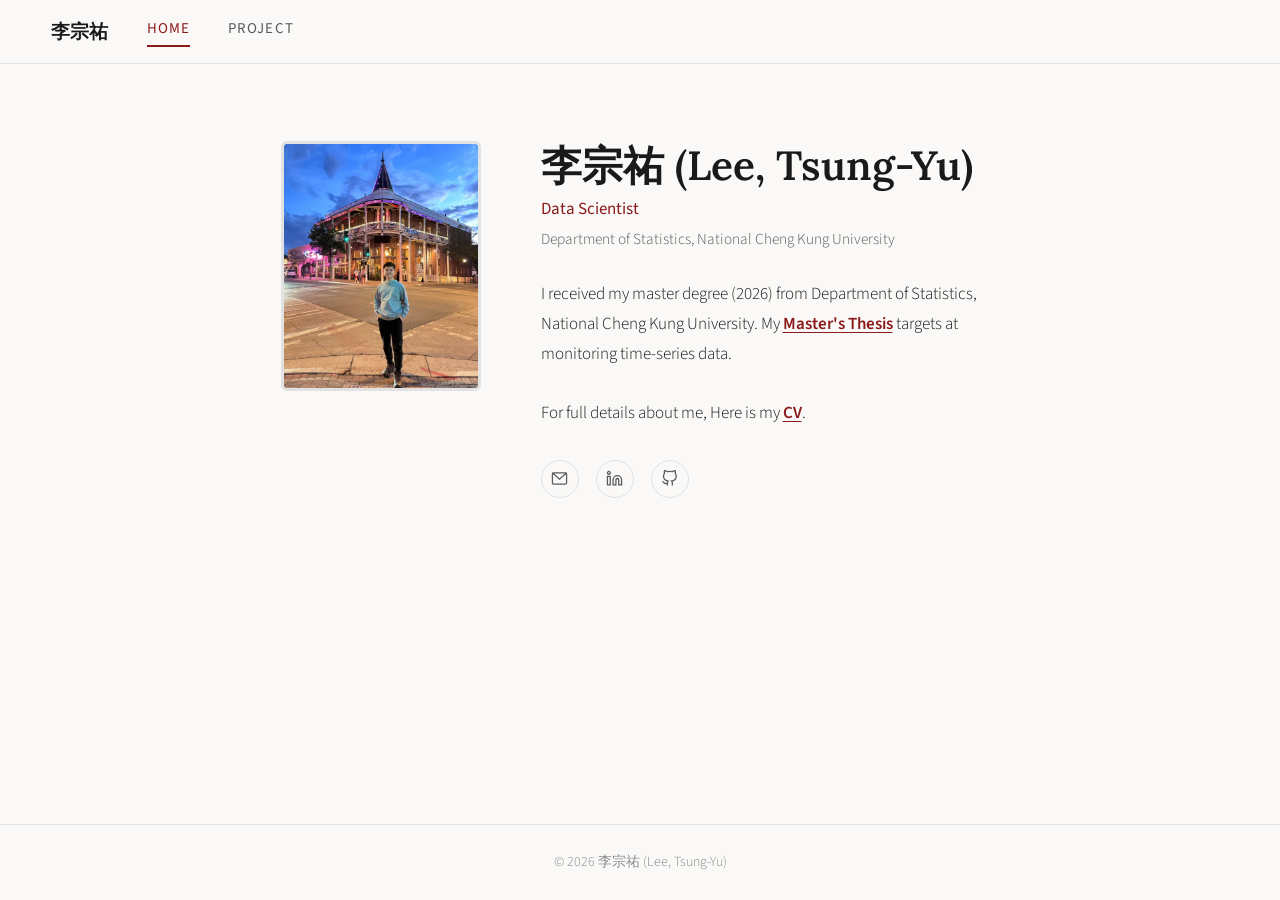
<file: index.html>
<!DOCTYPE html>
<html lang="en">
<head>
  <meta charset="UTF-8" />
  <meta name="viewport" content="width=device-width, initial-scale=1.0" />
  <title>TSUNG-YU LEE</title>
  <link rel="stylesheet" href="style.css" />
  <link rel="preconnect" href="https://fonts.googleapis.com">
  <link href="https://fonts.googleapis.com/css2?family=Lora:ital,wght@0,400;0,600;1,400&family=Source+Sans+3:wght@300;400;600&display=swap" rel="stylesheet">
</head>
<body>

  <!-- NAV -->
  <header class="site-header"> 
    <nav class="site-nav">
      <a href="index.html" class="site-logo">李宗祐</a>
      <a href="index.html" class="nav-link active">Home</a>
      <a href="project.html" class="nav-link">Project</a>
    </nav>
  </header>

  <!-- MAIN CONTENT -->
  <main class="container">
    <section class="profile">
      <div class="profile-photo-wrap">
        <!-- Replace src with your own photo -->
        <img src="photo.jpg" alt="Lee, Tsung-Yu" class="profile-photo" onerror="this.style.display='none'">
       <!-- <div class="profile-photo-placeholder" id="photo-placeholder">YN</div> -->
      </div>

      <div class="profile-content">
        <h1 class="profile-name">李宗祐 (Lee, Tsung-Yu)</h1>
        <p class="profile-title">Data Scientist</p>
        <p class="profile-org">Department of Statistics, National Cheng Kung University</p>

        <div class="profile-bio">
          <p>
            I received my master degree (2026) from Department of Statistics, National Cheng Kung University. My <a href="https://hdl.handle.net/11296/522n95" class="inline-link" target="_blank">Master's Thesis</a>  targets at monitoring time-series data.
            <br><br>
            For full details about me, Here is my <a href="files/cv.pdf" class="inline-link">CV</a>.
          </p>
        </div>

        <!-- Social Links -->
        <div class="social-links">
          <a href="mailto:jt25346798@gmail.com" class="social-link" title="Email">
            <svg xmlns="http://www.w3.org/2000/svg" viewBox="0 0 24 24" fill="none" stroke="currentColor" stroke-width="1.8"><rect x="2" y="4" width="20" height="16" rx="2"/><polyline points="2,4 12,13 22,4"/></svg>
          </a>
          <a href="https://www.linkedin.com/in/tsung-yu-lee-06a72b20b/" class="social-link" title="LinkedIn" target="_blank">
            <svg xmlns="http://www.w3.org/2000/svg" viewBox="0 0 24 24" fill="none" stroke="currentColor" stroke-width="1.8"><path d="M16 8a6 6 0 0 1 6 6v7h-4v-7a2 2 0 0 0-2-2 2 2 0 0 0-2 2v7h-4v-7a6 6 0 0 1 6-6z"/><rect x="2" y="9" width="4" height="12"/><circle cx="4" cy="4" r="2"/></svg>
          </a>
          <a href="https://github.com/LEE-TSUNG-YU" class="social-link" title="GitHub" target="_blank">
            <svg xmlns="http://www.w3.org/2000/svg" viewBox="0 0 24 24" fill="none" stroke="currentColor" stroke-width="1.8"><path d="M9 19c-5 1.5-5-2.5-7-3m14 6v-3.87a3.37 3.37 0 0 0-.94-2.61c3.14-.35 6.44-1.54 6.44-7A5.44 5.44 0 0 0 20 4.77 5.07 5.07 0 0 0 19.91 1S18.73.65 16 2.48a13.38 13.38 0 0 0-7 0C6.27.65 5.09 1 5.09 1A5.07 5.07 0 0 0 5 4.77a5.44 5.44 0 0 0-1.5 3.78c0 5.42 3.3 6.61 6.44 7A3.37 3.37 0 0 0 9 18.13V22"/></svg>
          </a>
        </div>
      </div>
    </section>
  </main>

  <!-- FOOTER -->
  <footer class="site-footer">
    <p>&copy; <span id="year"></span> 李宗祐 (Lee, Tsung-Yu)</p>
  </footer>

  <script>
    document.getElementById('year').textContent = new Date().getFullYear();
    // Hide placeholder if photo loads
    const img = document.querySelector('.profile-photo');
    const placeholder = document.getElementById('photo-placeholder');
    if (img) {
      img.addEventListener('load', () => { placeholder.style.display = 'none'; });
    }
  </script>
</body>
</html>
</file>
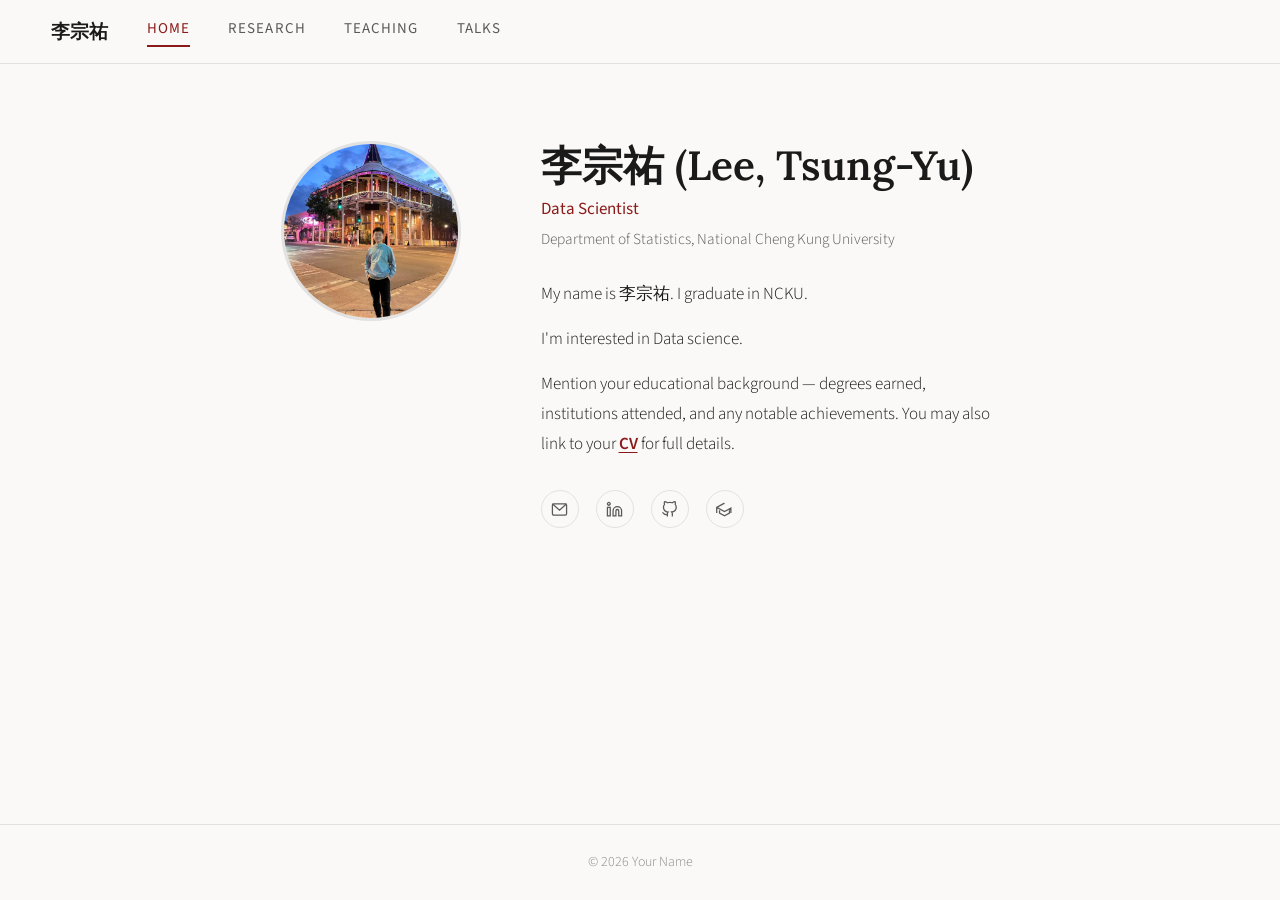
<file: my-website/index.html>
<!DOCTYPE html>
<html lang="en">
<head>
  <meta charset="UTF-8" />
  <meta name="viewport" content="width=device-width, initial-scale=1.0" />
  <title>TSUNG-YU LEE</title>
  <link rel="stylesheet" href="style.css" />
  <link rel="preconnect" href="https://fonts.googleapis.com">
  <link href="https://fonts.googleapis.com/css2?family=Lora:ital,wght@0,400;0,600;1,400&family=Source+Sans+3:wght@300;400;600&display=swap" rel="stylesheet">
</head>
<body>

  <!-- NAV -->
  <header class="site-header"> 
    <nav class="site-nav">
      <a href="index.html" class="site-logo">李宗祐</a>
      <a href="index.html" class="nav-link active">Home</a>
      <a href="research.html" class="nav-link">Research</a>
      <a href="teaching.html" class="nav-link">Teaching</a>
      <a href="talks.html" class="nav-link">Talks</a>
    </nav>
  </header>

  <!-- MAIN CONTENT -->
  <main class="container">
    <section class="profile">
      <div class="profile-photo-wrap">
        <!-- Replace src with your own photo -->
        <img src="photo.jpg" alt="Your Name" class="profile-photo" onerror="this.style.display='none'">
       <!-- <div class="profile-photo-placeholder" id="photo-placeholder">YN</div> -->
      </div>

      <div class="profile-content">
        <h1 class="profile-name">李宗祐 (Lee, Tsung-Yu)</h1>
        <p class="profile-title">Data Scientist</p>
        <p class="profile-org">Department of Statistics, National Cheng Kung University</p>

        <div class="profile-bio">
          <p>
            My name is 李宗祐. I graduate in NCKU.
          </p>
          <p>
            I'm interested in Data science.
          </p>
          <p>
            Mention your educational background — degrees earned, institutions attended, and any notable achievements. You may also link to your <a href="files/cv.pdf" class="inline-link">CV</a> for full details.
          </p>
        </div>

        <!-- Social Links -->
        <div class="social-links">
          <a href="mailto:you@example.com" class="social-link" title="Email">
            <svg xmlns="http://www.w3.org/2000/svg" viewBox="0 0 24 24" fill="none" stroke="currentColor" stroke-width="1.8"><rect x="2" y="4" width="20" height="16" rx="2"/><polyline points="2,4 12,13 22,4"/></svg>
          </a>
          <a href="https://linkedin.com/in/yourprofile" class="social-link" title="LinkedIn" target="_blank">
            <svg xmlns="http://www.w3.org/2000/svg" viewBox="0 0 24 24" fill="none" stroke="currentColor" stroke-width="1.8"><path d="M16 8a6 6 0 0 1 6 6v7h-4v-7a2 2 0 0 0-2-2 2 2 0 0 0-2 2v7h-4v-7a6 6 0 0 1 6-6z"/><rect x="2" y="9" width="4" height="12"/><circle cx="4" cy="4" r="2"/></svg>
          </a>
          <a href="https://github.com/yourusername" class="social-link" title="GitHub" target="_blank">
            <svg xmlns="http://www.w3.org/2000/svg" viewBox="0 0 24 24" fill="none" stroke="currentColor" stroke-width="1.8"><path d="M9 19c-5 1.5-5-2.5-7-3m14 6v-3.87a3.37 3.37 0 0 0-.94-2.61c3.14-.35 6.44-1.54 6.44-7A5.44 5.44 0 0 0 20 4.77 5.07 5.07 0 0 0 19.91 1S18.73.65 16 2.48a13.38 13.38 0 0 0-7 0C6.27.65 5.09 1 5.09 1A5.07 5.07 0 0 0 5 4.77a5.44 5.44 0 0 0-1.5 3.78c0 5.42 3.3 6.61 6.44 7A3.37 3.37 0 0 0 9 18.13V22"/></svg>
          </a>
          <a href="https://scholar.google.com/citations?user=YOURID" class="social-link" title="Google Scholar" target="_blank">
            <svg xmlns="http://www.w3.org/2000/svg" viewBox="0 0 24 24" fill="none" stroke="currentColor" stroke-width="1.8"><path d="M12 3L1 9l11 6 9-4.91V17M1 9v8"/><path d="M5 13.18v4L12 21l7-3.82v-4"/></svg>
          </a>
        </div>
      </div>
    </section>
  </main>

  <!-- FOOTER -->
  <footer class="site-footer">
    <p>&copy; <span id="year"></span> Your Name</p>
  </footer>

  <script>
    document.getElementById('year').textContent = new Date().getFullYear();
    // Hide placeholder if photo loads
    const img = document.querySelector('.profile-photo');
    const placeholder = document.getElementById('photo-placeholder');
    if (img) {
      img.addEventListener('load', () => { placeholder.style.display = 'none'; });
    }
  </script>
</body>
</html>
</file>
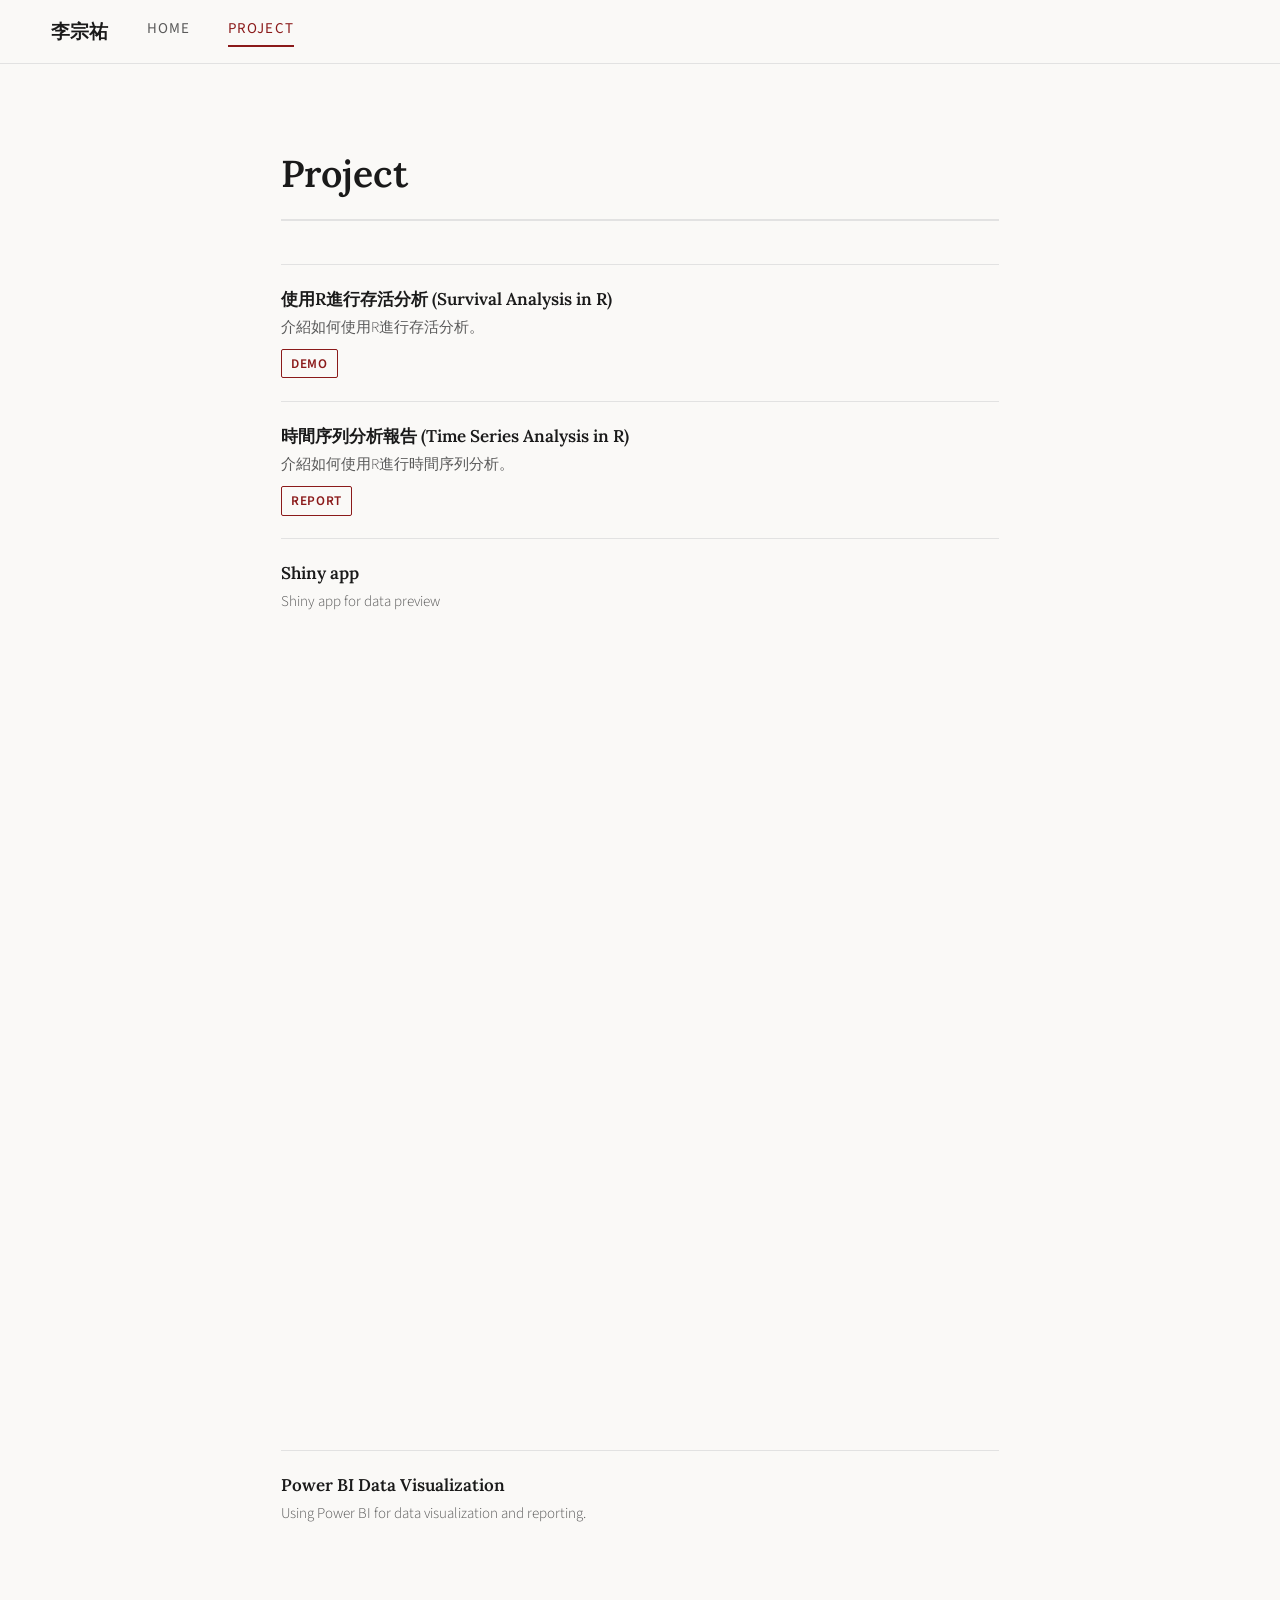
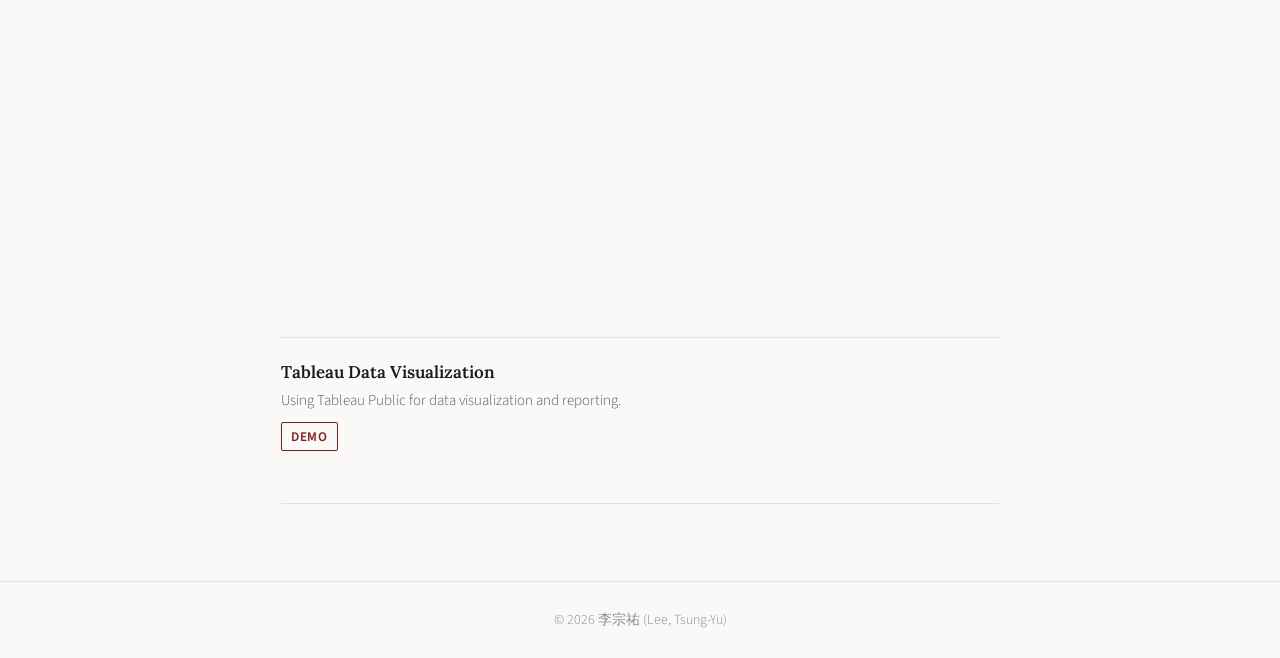
<file: project.html>
<!DOCTYPE html>
<html lang="en">
<head>
  <meta charset="UTF-8" />
  <meta name="viewport" content="width=device-width, initial-scale=1.0" />
  <title>Project</title>
  <link rel="stylesheet" href="style.css" />
  <link rel="preconnect" href="https://fonts.googleapis.com">
  <link href="https://fonts.googleapis.com/css2?family=Lora:ital,wght@0,400;0,600;1,400&family=Source+Sans+3:wght@300;400;600&display=swap" rel="stylesheet">
</head>
<body>

  <!-- NAV -->
  <header class="site-header">
    <nav class="site-nav">
      <a href="index.html" class="site-logo">李宗祐</a>
      <a href="index.html" class="nav-link">Home</a>
      <a href="project.html" class="nav-link active">Project</a>
    </nav>
  </header>

  <!-- MAIN CONTENT -->
  <main class="container page-content">
    <h1 class="page-title">Project</h1>

    <div class="pub-list">

      <!-- Project 1 -->
      <div class="pub-item">
        <p class="pub-title">使用R進行存活分析 (Survival Analysis in R)</p>
        <p class="pub-authors">介紹如何使用R進行存活分析。</p>
        <div class="pub-links">
          <a href="projects/SurvivalAnalysis/SurvivalAnalysis.html" class="pub-link">Demo</a>
        </div>
      </div>


      <!-- Project 2 -->
      <div class="pub-item">
        <p class="pub-title">時間序列分析報告 (Time Series Analysis in R)</p>
        <p class="pub-authors">介紹如何使用R進行時間序列分析。</p>
        <div class="pub-links">
          <a href="projects/TimeSeriesAnalysis/來台觀光人口與一般垃圾處理量的關係.pdf" class="pub-link">Report</a>
        </div>
      </div>


      <!-- Project 3 -->
      <div class="pub-item">
        <p class="pub-title">Shiny app </p>
        <p class="pub-authors">Shiny app for data preview</p>
        <iframe 
  src="https://019ecb74-3f72-1e7b-a022-d12f3725f8d4.share.connect.posit.cloud/"
  width="100%"
  height="800px"
  style="border:none;">
</iframe>
      </div>

      <!-- Project 3 -->
      <div class="pub-item">
        <p class="pub-title">Power BI Data Visualization</p>
        <p class="pub-authors">Using Power BI for data visualization and reporting.</p>
          <iframe title="Project - Data Professional Survey" width="600" height="373.5" src="https://app.powerbi.com/view?r=eyJrIjoiMzVkYjYzNTAtYjk0NC00NGNlLTgwZDMtMzBhMTkyMDU3NmY0IiwidCI6ImMyZTc3NTNmLWFhMDUtNGFiYy04YzAyLTI5M2FkMTIyY2ExOSIsImMiOjEwfQ%3D%3D" frameborder="0" allowFullScreen="true"></iframe>
      </div>

      <!-- Project 4 -->
      <div class="pub-item">
        <p class="pub-title">Tableau Data Visualization</p>
        <p class="pub-authors">Using Tableau Public for data visualization and reporting.</p>
        <div class="pub-links">
          <a href="https://public.tableau.com/app/profile/.52214458" class="pub-link">Demo</a>
        </div>
        <br />
        <div class='tableauPlaceholder' id='viz1781445654282' style='position: relative'><noscript><a href='#'><img alt=' ' src='https:&#47;&#47;public.tableau.com&#47;static&#47;images&#47;20&#47;20211118_16372251060120&#47;1&#47;1_rss.png' style='border: none' /></a></noscript><object class='tableauViz'  style='display:none;'><param name='host_url' value='https%3A%2F%2Fpublic.tableau.com%2F' /> <param name='embed_code_version' value='3' /> <param name='site_root' value='' /><param name='name' value='20211118_16372251060120&#47;1' /><param name='tabs' value='yes' /><param name='toolbar' value='yes' /><param name='static_image' value='https:&#47;&#47;public.tableau.com&#47;static&#47;images&#47;20&#47;20211118_16372251060120&#47;1&#47;1.png' /> <param name='animate_transition' value='yes' /><param name='display_static_image' value='yes' /><param name='display_spinner' value='yes' /><param name='display_overlay' value='yes' /><param name='display_count' value='yes' /><param name='language' value='zh-TW' /></object></div>                <script type='text/javascript'>                    var divElement = document.getElementById('viz1781445654282');                    var vizElement = divElement.getElementsByTagName('object')[0];                    if ( divElement.offsetWidth > 800 ) { vizElement.style.width='100%';vizElement.style.height=(divElement.offsetWidth*0.75)+'px';} else if ( divElement.offsetWidth > 500 ) { vizElement.style.width='100%';vizElement.style.height=(divElement.offsetWidth*0.75)+'px';} else { vizElement.style.width='100%';vizElement.style.minHeight='1300px';vizElement.style.maxHeight=(divElement.offsetWidth*1.77)+'px';}                     var scriptElement = document.createElement('script');                    scriptElement.src = 'https://public.tableau.com/javascripts/api/viz_v1.js';                    vizElement.parentNode.insertBefore(scriptElement, vizElement);                </script>
      
    </div>
  </main>

  <!-- FOOTER -->
  <footer class="site-footer">
    <p>&copy; <span id="year"></span> 李宗祐 (Lee, Tsung-Yu)</p>
  </footer>

  <script>
    document.getElementById('year').textContent = new Date().getFullYear();
  </script>
</body>
</html>
</file>
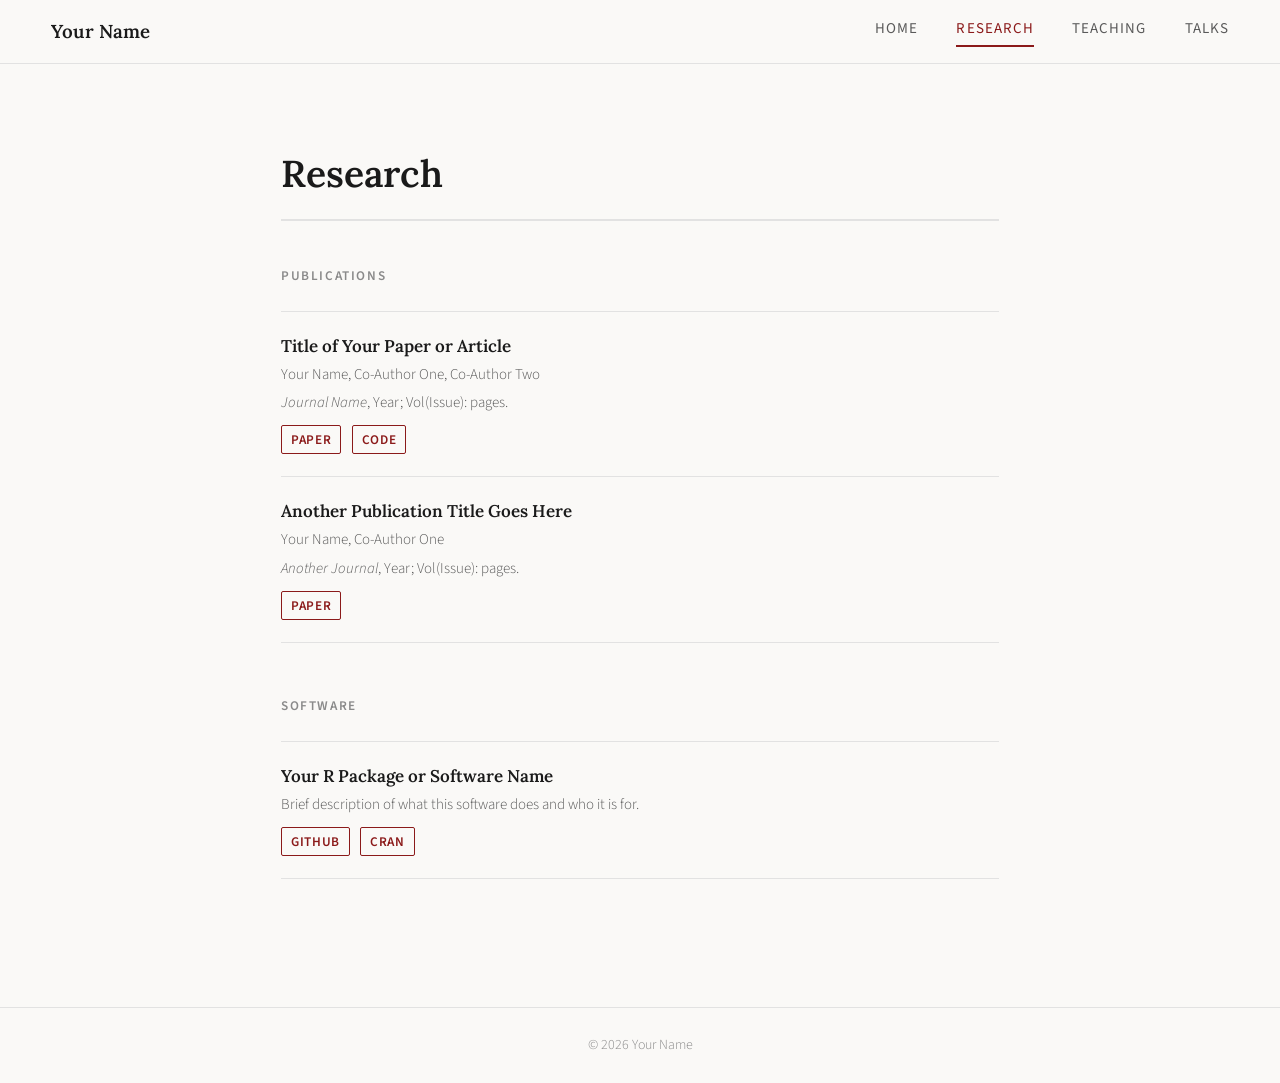
<file: my-website/research.html>
<!DOCTYPE html>
<html lang="en">
<head>
  <meta charset="UTF-8" />
  <meta name="viewport" content="width=device-width, initial-scale=1.0" />
  <title>Research — Your Name</title>
  <link rel="stylesheet" href="style.css" />
  <link rel="preconnect" href="https://fonts.googleapis.com">
  <link href="https://fonts.googleapis.com/css2?family=Lora:ital,wght@0,400;0,600;1,400&family=Source+Sans+3:wght@300;400;600&display=swap" rel="stylesheet">
</head>
<body>

  <header class="site-header">
    <a href="index.html" class="site-logo">Your Name</a>
    <nav class="site-nav">
      <a href="index.html" class="nav-link">Home</a>
      <a href="research.html" class="nav-link active">Research</a>
      <a href="teaching.html" class="nav-link">Teaching</a>
      <a href="talks.html" class="nav-link">Talks</a>
    </nav>
  </header>

  <main class="container page-content">
    <h1 class="page-title">Research</h1>

    <section class="content-section">
      <h2 class="section-title">Publications</h2>

      <div class="pub-list">

        <div class="pub-item">
          <p class="pub-title">Title of Your Paper or Article</p>
          <p class="pub-authors">Your Name, Co-Author One, Co-Author Two</p>
          <p class="pub-journal"><em>Journal Name</em>, Year; Vol(Issue): pages.</p>
          <div class="pub-links">
            <a href="#" class="pub-link">Paper</a>
            <a href="#" class="pub-link">Code</a>
          </div>
        </div>

        <div class="pub-item">
          <p class="pub-title">Another Publication Title Goes Here</p>
          <p class="pub-authors">Your Name, Co-Author One</p>
          <p class="pub-journal"><em>Another Journal</em>, Year; Vol(Issue): pages.</p>
          <div class="pub-links">
            <a href="#" class="pub-link">Paper</a>
          </div>
        </div>

      </div>
    </section>

    <section class="content-section">
      <h2 class="section-title">Software</h2>
      <div class="pub-list">
        <div class="pub-item">
          <p class="pub-title">Your R Package or Software Name</p>
          <p class="pub-authors">Brief description of what this software does and who it is for.</p>
          <div class="pub-links">
            <a href="#" class="pub-link">GitHub</a>
            <a href="#" class="pub-link">CRAN</a>
          </div>
        </div>
      </div>
    </section>
  </main>

  <footer class="site-footer">
    <p>&copy; <span id="year"></span> Your Name</p>
  </footer>
  <script>document.getElementById('year').textContent = new Date().getFullYear();</script>
</body>
</html>
</file>
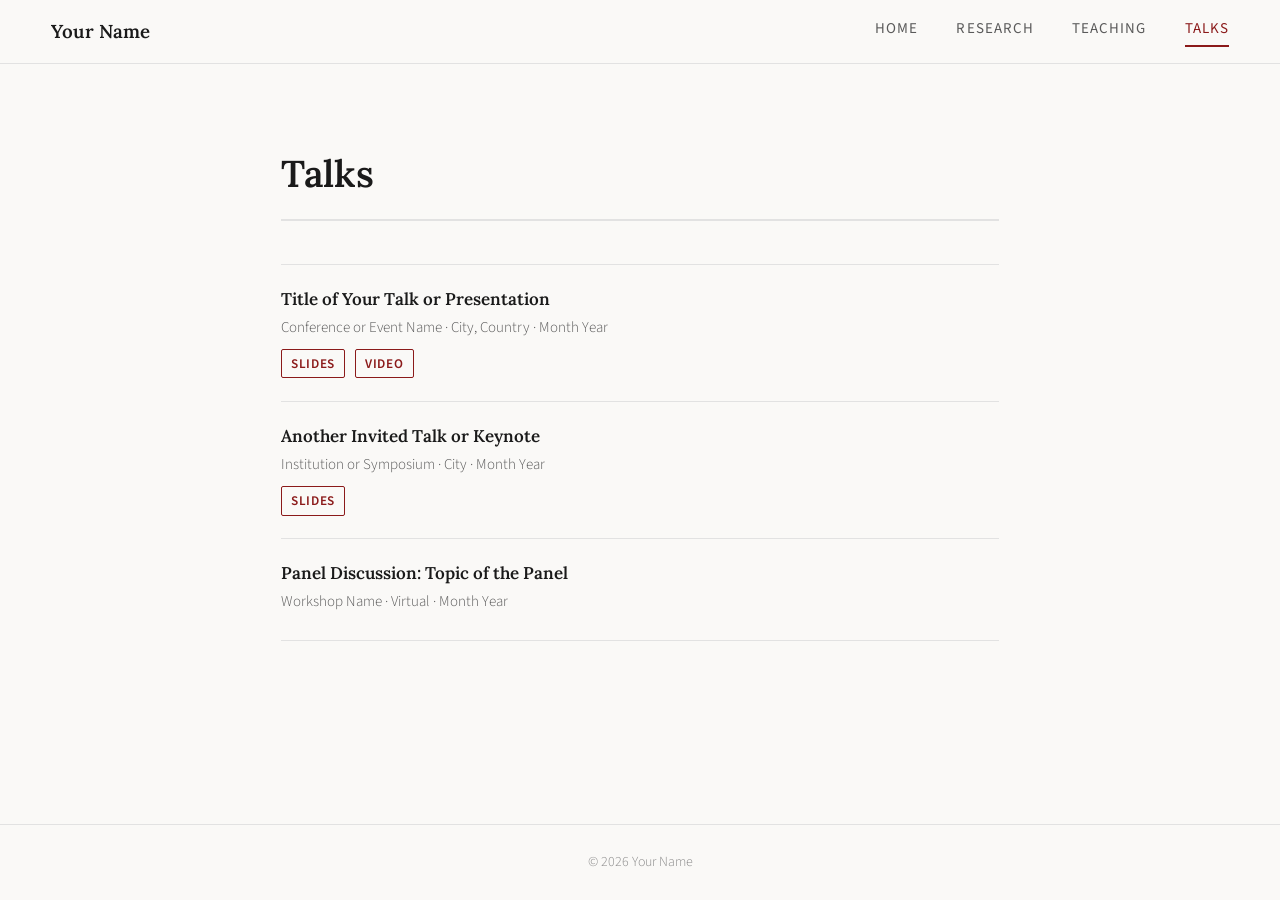
<file: my-website/talks.html>
<!DOCTYPE html>
<html lang="en">
<head>
  <meta charset="UTF-8" />
  <meta name="viewport" content="width=device-width, initial-scale=1.0" />
  <title>Talks — Your Name</title>
  <link rel="stylesheet" href="style.css" />
  <link rel="preconnect" href="https://fonts.googleapis.com">
  <link href="https://fonts.googleapis.com/css2?family=Lora:ital,wght@0,400;0,600;1,400&family=Source+Sans+3:wght@300;400;600&display=swap" rel="stylesheet">
</head>
<body>

  <header class="site-header">
    <a href="index.html" class="site-logo">Your Name</a>
    <nav class="site-nav">
      <a href="index.html" class="nav-link">Home</a>
      <a href="research.html" class="nav-link">Research</a>
      <a href="teaching.html" class="nav-link">Teaching</a>
      <a href="talks.html" class="nav-link active">Talks</a>
    </nav>
  </header>

  <main class="container page-content">
    <h1 class="page-title">Talks</h1>

    <section class="content-section">
      <div class="pub-list">

        <div class="pub-item">
          <p class="pub-title">Title of Your Talk or Presentation</p>
          <p class="pub-authors">Conference or Event Name &middot; City, Country &middot; Month Year</p>
          <div class="pub-links">
            <a href="#" class="pub-link">Slides</a>
            <a href="#" class="pub-link">Video</a>
          </div>
        </div>

        <div class="pub-item">
          <p class="pub-title">Another Invited Talk or Keynote</p>
          <p class="pub-authors">Institution or Symposium &middot; City &middot; Month Year</p>
          <div class="pub-links">
            <a href="#" class="pub-link">Slides</a>
          </div>
        </div>

        <div class="pub-item">
          <p class="pub-title">Panel Discussion: Topic of the Panel</p>
          <p class="pub-authors">Workshop Name &middot; Virtual &middot; Month Year</p>
        </div>

      </div>
    </section>
  </main>

  <footer class="site-footer">
    <p>&copy; <span id="year"></span> Your Name</p>
  </footer>
  <script>document.getElementById('year').textContent = new Date().getFullYear();</script>
</body>
</html>
</file>
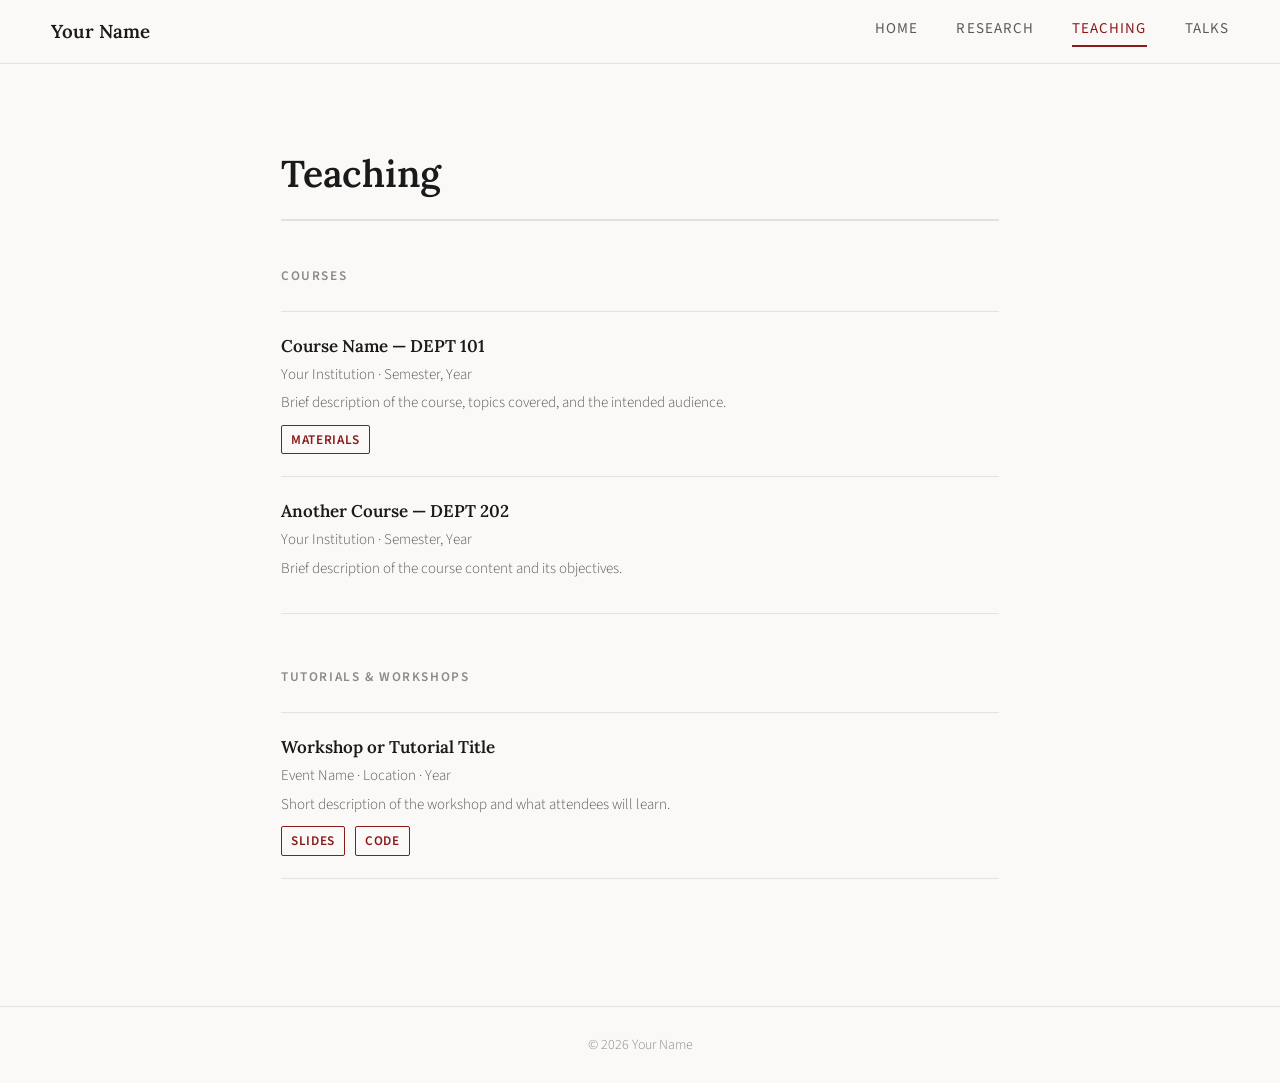
<file: my-website/teaching.html>
<!DOCTYPE html>
<html lang="en">
<head>
  <meta charset="UTF-8" />
  <meta name="viewport" content="width=device-width, initial-scale=1.0" />
  <title>Teaching — Your Name</title>
  <link rel="stylesheet" href="style.css" />
  <link rel="preconnect" href="https://fonts.googleapis.com">
  <link href="https://fonts.googleapis.com/css2?family=Lora:ital,wght@0,400;0,600;1,400&family=Source+Sans+3:wght@300;400;600&display=swap" rel="stylesheet">
</head>
<body>

  <header class="site-header">
    <a href="index.html" class="site-logo">Your Name</a>
    <nav class="site-nav">
      <a href="index.html" class="nav-link">Home</a>
      <a href="research.html" class="nav-link">Research</a>
      <a href="teaching.html" class="nav-link active">Teaching</a>
      <a href="talks.html" class="nav-link">Talks</a>
    </nav>
  </header>

  <main class="container page-content">
    <h1 class="page-title">Teaching</h1>

    <section class="content-section">
      <h2 class="section-title">Courses</h2>
      <div class="pub-list">

        <div class="pub-item">
          <p class="pub-title">Course Name — DEPT 101</p>
          <p class="pub-authors">Your Institution &middot; Semester, Year</p>
          <p class="pub-journal">Brief description of the course, topics covered, and the intended audience.</p>
          <div class="pub-links">
            <a href="#" class="pub-link">Materials</a>
          </div>
        </div>

        <div class="pub-item">
          <p class="pub-title">Another Course — DEPT 202</p>
          <p class="pub-authors">Your Institution &middot; Semester, Year</p>
          <p class="pub-journal">Brief description of the course content and its objectives.</p>
        </div>

      </div>
    </section>

    <section class="content-section">
      <h2 class="section-title">Tutorials &amp; Workshops</h2>
      <div class="pub-list">
        <div class="pub-item">
          <p class="pub-title">Workshop or Tutorial Title</p>
          <p class="pub-authors">Event Name &middot; Location &middot; Year</p>
          <p class="pub-journal">Short description of the workshop and what attendees will learn.</p>
          <div class="pub-links">
            <a href="#" class="pub-link">Slides</a>
            <a href="#" class="pub-link">Code</a>
          </div>
        </div>
      </div>
    </section>
  </main>

  <footer class="site-footer">
    <p>&copy; <span id="year"></span> Your Name</p>
  </footer>
  <script>document.getElementById('year').textContent = new Date().getFullYear();</script>
</body>
</html>
</file>
<file: style.css>
/* ============================================================
   GLOBAL RESET & BASE
   ============================================================ */
*, *::before, *::after {
  box-sizing: border-box;
  margin: 0;
  padding: 0;
}

:root {
  --ink:        #1a1a1a;
  --ink-muted:  #5a5a5a;
  --ink-light:  #8a8a8a;
  --rule:       #e2e2e2;
  --accent:     #8b1a1a;   /* deep crimson — dignified, academic */
  --bg:         #faf9f7;   /* warm off-white, like good paper */
  --white:      #ffffff;

  --font-serif:  'Lora', Georgia, 'Times New Roman', serif;
  --font-sans:   'Source Sans 3', 'Helvetica Neue', Helvetica, sans-serif;

  --header-h:   64px;
  --max-w:      820px;
  --side-pad:   clamp(1.25rem, 5vw, 3rem);
}

html {
  font-size: 17px;
  scroll-behavior: smooth;
}

body {
  background: var(--bg);
  color: var(--ink);
  font-family: var(--font-sans);
  font-weight: 300;
  line-height: 1.75;
  min-height: 100vh;
  display: flex;
  flex-direction: column;
}

a {
  color: var(--accent);
  text-decoration: none;
}
a:hover { text-decoration: underline; }

img { max-width: 100%; display: block; }

/* ============================================================
   HEADER / NAV
   ============================================================ */
.site-header {
  position: sticky;
  top: 0;
  z-index: 100;
  background: var(--bg);
  border-bottom: 1px solid var(--rule);
  height: var(--header-h);
  display: flex;
  align-items: center;
  justify-content: space-between;
  padding: 0 var(--side-pad);
  max-width: 100%;
}

.site-logo {
  font-family: var(--font-serif);
  font-size: 1.1rem;
  font-weight: 600;
  color: var(--ink);
  letter-spacing: 0.01em;
  text-decoration: none;
  white-space: nowrap;
}
.site-logo:hover { color: var(--accent); text-decoration: none; }

.site-nav {
  display: flex;
  gap: clamp(1rem, 3vw, 2.25rem);
  align-items: center;
}

.nav-link {
  font-family: var(--font-sans);
  font-size: 0.88rem;
  font-weight: 400;
  letter-spacing: 0.07em;
  text-transform: uppercase;
  color: var(--ink-muted);
  text-decoration: none;
  padding-bottom: 2px;
  border-bottom: 2px solid transparent;
  transition: color 0.18s, border-color 0.18s;
}
.nav-link:hover,
.nav-link.active {
  color: var(--accent);
  border-bottom-color: var(--accent);
  text-decoration: none;
}

/* ============================================================
   LAYOUT CONTAINER
   ============================================================ */
.container {
  width: 100%;
  max-width: var(--max-w);
  margin: 0 auto;
  padding: clamp(2.5rem, 6vw, 5rem) var(--side-pad);
  flex: 1;
}

/* ============================================================
   PROFILE (HOME PAGE)
   ============================================================ */
.profile {
  display: grid;
  grid-template-columns: 200px 1fr;
  gap: 3.5rem;
  align-items: start;
}

@media (max-width: 640px) {
  .profile {
    grid-template-columns: 1fr;
    gap: 2rem;
  }
}

/* Photo */
.profile-photo-wrap {
  position: relative;
  width: 200px;
  height: 250px;
}

.profile-photo {
  width: 200px;
  height: 250px;
  object-fit: cover;
  border-radius: 6px;
  border: 3px solid var(--rule);
}

.profile-photo-placeholder {
  width: 200px;
  height: 250px;
  border-radius: 6px;
  background: var(--rule);
  border: 3px solid var(--rule);
  display: flex;
  align-items: center;
  justify-content: center;
  font-family: var(--font-serif);
  font-size: 2.5rem;
  font-weight: 600;
  color: var(--ink-light);
  letter-spacing: 0.05em;
}

/* Profile text */
.profile-name {
  font-family: var(--font-serif);
  font-size: clamp(1.75rem, 4vw, 2.4rem);
  font-weight: 600;
  line-height: 1.2;
  margin-bottom: 0.3rem;
  color: var(--ink);
}

.profile-title {
  font-family: var(--font-sans);
  font-size: 1rem;
  font-weight: 400;
  color: var(--accent);
  margin-bottom: 0.1rem;
}

.profile-org {
  font-family: var(--font-sans);
  font-size: 0.9rem;
  color: var(--ink-muted);
  margin-bottom: 1.6rem;
}

.profile-bio p {
  font-size: 1rem;
  color: var(--ink);
  margin-bottom: 0.9rem;
}
.profile-bio p:last-child { margin-bottom: 0; }

.inline-link {
  color: var(--accent);
  font-weight: 600;
  text-decoration: underline;
  text-underline-offset: 3px;
}

/* Social links */
.social-links {
  display: flex;
  gap: 1rem;
  margin-top: 1.8rem;
  flex-wrap: wrap;
}

.social-link {
  display: flex;
  align-items: center;
  justify-content: center;
  width: 38px;
  height: 38px;
  border: 1px solid var(--rule);
  border-radius: 50%;
  color: var(--ink-muted);
  transition: border-color 0.18s, color 0.18s, background 0.18s;
}
.social-link svg {
  width: 17px;
  height: 17px;
}
.social-link:hover {
  border-color: var(--accent);
  color: var(--accent);
  background: rgba(139,26,26,0.04);
  text-decoration: none;
}

/* ============================================================
   INNER PAGES
   ============================================================ */
.page-content { }

.page-title {
  font-family: var(--font-serif);
  font-size: clamp(1.6rem, 4vw, 2.2rem);
  font-weight: 600;
  color: var(--ink);
  margin-bottom: 2.5rem;
  padding-bottom: 0.75rem;
  border-bottom: 2px solid var(--rule);
}

.content-section {
  margin-bottom: 3rem;
}

.section-title {
  font-family: var(--font-sans);
  font-size: 0.78rem;
  font-weight: 600;
  letter-spacing: 0.12em;
  text-transform: uppercase;
  color: var(--ink-light);
  margin-bottom: 1.4rem;
}

/* Publication / item list */
.pub-list {
  display: flex;
  flex-direction: column;
  gap: 0;
}

.pub-item {
  padding: 1.3rem 0;
  border-bottom: 1px solid var(--rule);
}
.pub-item:first-child {
  border-top: 1px solid var(--rule);
}

.pub-title {
  font-family: var(--font-serif);
  font-size: 1rem;
  font-weight: 600;
  color: var(--ink);
  margin-bottom: 0.2rem;
  line-height: 1.45;
}

.pub-authors {
  font-size: 0.88rem;
  color: var(--ink-muted);
  margin-bottom: 0.15rem;
}

.pub-journal {
  font-size: 0.88rem;
  color: var(--ink-muted);
  margin-bottom: 0.5rem;
}

.pub-links {
  display: flex;
  gap: 0.6rem;
  flex-wrap: wrap;
  margin-top: 0.5rem;
}

.pub-link {
  display: inline-block;
  font-size: 0.78rem;
  font-weight: 600;
  letter-spacing: 0.05em;
  text-transform: uppercase;
  color: var(--accent);
  border: 1px solid var(--accent);
  border-radius: 2px;
  padding: 2px 9px;
  transition: background 0.15s, color 0.15s;
}
.pub-link:hover {
  background: var(--accent);
  color: var(--white);
  text-decoration: none;
}

/* ============================================================
   FOOTER
   ============================================================ */
.site-footer {
  border-top: 1px solid var(--rule);
  padding: 1.5rem var(--side-pad);
  text-align: center;
  font-size: 0.82rem;
  color: var(--ink-light);
  font-family: var(--font-sans);
}

/* ============================================================
   RESPONSIVE
   ============================================================ */
@media (max-width: 480px) {
  .site-nav {
    gap: 1rem;
  }
  .nav-link {
    font-size: 0.78rem;
  }
}
</file>
<file: my-website/style.css>
/* ============================================================
   GLOBAL RESET & BASE
   ============================================================ */
*, *::before, *::after {
  box-sizing: border-box;
  margin: 0;
  padding: 0;
}

:root {
  --ink:        #1a1a1a;
  --ink-muted:  #5a5a5a;
  --ink-light:  #8a8a8a;
  --rule:       #e2e2e2;
  --accent:     #8b1a1a;   /* deep crimson — dignified, academic */
  --bg:         #faf9f7;   /* warm off-white, like good paper */
  --white:      #ffffff;

  --font-serif:  'Lora', Georgia, 'Times New Roman', serif;
  --font-sans:   'Source Sans 3', 'Helvetica Neue', Helvetica, sans-serif;

  --header-h:   64px;
  --max-w:      820px;
  --side-pad:   clamp(1.25rem, 5vw, 3rem);
}

html {
  font-size: 17px;
  scroll-behavior: smooth;
}

body {
  background: var(--bg);
  color: var(--ink);
  font-family: var(--font-sans);
  font-weight: 300;
  line-height: 1.75;
  min-height: 100vh;
  display: flex;
  flex-direction: column;
}

a {
  color: var(--accent);
  text-decoration: none;
}
a:hover { text-decoration: underline; }

img { max-width: 100%; display: block; }

/* ============================================================
   HEADER / NAV
   ============================================================ */
.site-header {
  position: sticky;
  top: 0;
  z-index: 100;
  background: var(--bg);
  border-bottom: 1px solid var(--rule);
  height: var(--header-h);
  display: flex;
  align-items: center;
  justify-content: space-between;
  padding: 0 var(--side-pad);
  max-width: 100%;
}

.site-logo {
  font-family: var(--font-serif);
  font-size: 1.1rem;
  font-weight: 600;
  color: var(--ink);
  letter-spacing: 0.01em;
  text-decoration: none;
  white-space: nowrap;
}
.site-logo:hover { color: var(--accent); text-decoration: none; }

.site-nav {
  display: flex;
  gap: clamp(1rem, 3vw, 2.25rem);
  align-items: center;
}

.nav-link {
  font-family: var(--font-sans);
  font-size: 0.88rem;
  font-weight: 400;
  letter-spacing: 0.07em;
  text-transform: uppercase;
  color: var(--ink-muted);
  text-decoration: none;
  padding-bottom: 2px;
  border-bottom: 2px solid transparent;
  transition: color 0.18s, border-color 0.18s;
}
.nav-link:hover,
.nav-link.active {
  color: var(--accent);
  border-bottom-color: var(--accent);
  text-decoration: none;
}

/* ============================================================
   LAYOUT CONTAINER
   ============================================================ */
.container {
  width: 100%;
  max-width: var(--max-w);
  margin: 0 auto;
  padding: clamp(2.5rem, 6vw, 5rem) var(--side-pad);
  flex: 1;
}

/* ============================================================
   PROFILE (HOME PAGE)
   ============================================================ */
.profile {
  display: grid;
  grid-template-columns: 200px 1fr;
  gap: 3.5rem;
  align-items: start;
}

@media (max-width: 640px) {
  .profile {
    grid-template-columns: 1fr;
    gap: 2rem;
  }
}

/* Photo */
.profile-photo-wrap {
  position: relative;
  width: 180px;
  height: 180px;
}

.profile-photo {
  width: 180px;
  height: 180px;
  object-fit: cover;
  border-radius: 50%;
  border: 3px solid var(--rule);
}

.profile-photo-placeholder {
  width: 180px;
  height: 180px;
  border-radius: 50%;
  background: var(--rule);
  border: 3px solid var(--rule);
  display: flex;
  align-items: center;
  justify-content: center;
  font-family: var(--font-serif);
  font-size: 2.5rem;
  font-weight: 600;
  color: var(--ink-light);
  letter-spacing: 0.05em;
}

/* Profile text */
.profile-name {
  font-family: var(--font-serif);
  font-size: clamp(1.75rem, 4vw, 2.4rem);
  font-weight: 600;
  line-height: 1.2;
  margin-bottom: 0.3rem;
  color: var(--ink);
}

.profile-title {
  font-family: var(--font-sans);
  font-size: 1rem;
  font-weight: 400;
  color: var(--accent);
  margin-bottom: 0.1rem;
}

.profile-org {
  font-family: var(--font-sans);
  font-size: 0.9rem;
  color: var(--ink-muted);
  margin-bottom: 1.6rem;
}

.profile-bio p {
  font-size: 1rem;
  color: var(--ink);
  margin-bottom: 0.9rem;
}
.profile-bio p:last-child { margin-bottom: 0; }

.inline-link {
  color: var(--accent);
  font-weight: 600;
  text-decoration: underline;
  text-underline-offset: 3px;
}

/* Social links */
.social-links {
  display: flex;
  gap: 1rem;
  margin-top: 1.8rem;
  flex-wrap: wrap;
}

.social-link {
  display: flex;
  align-items: center;
  justify-content: center;
  width: 38px;
  height: 38px;
  border: 1px solid var(--rule);
  border-radius: 50%;
  color: var(--ink-muted);
  transition: border-color 0.18s, color 0.18s, background 0.18s;
}
.social-link svg {
  width: 17px;
  height: 17px;
}
.social-link:hover {
  border-color: var(--accent);
  color: var(--accent);
  background: rgba(139,26,26,0.04);
  text-decoration: none;
}

/* ============================================================
   INNER PAGES
   ============================================================ */
.page-content { }

.page-title {
  font-family: var(--font-serif);
  font-size: clamp(1.6rem, 4vw, 2.2rem);
  font-weight: 600;
  color: var(--ink);
  margin-bottom: 2.5rem;
  padding-bottom: 0.75rem;
  border-bottom: 2px solid var(--rule);
}

.content-section {
  margin-bottom: 3rem;
}

.section-title {
  font-family: var(--font-sans);
  font-size: 0.78rem;
  font-weight: 600;
  letter-spacing: 0.12em;
  text-transform: uppercase;
  color: var(--ink-light);
  margin-bottom: 1.4rem;
}

/* Publication / item list */
.pub-list {
  display: flex;
  flex-direction: column;
  gap: 0;
}

.pub-item {
  padding: 1.3rem 0;
  border-bottom: 1px solid var(--rule);
}
.pub-item:first-child {
  border-top: 1px solid var(--rule);
}

.pub-title {
  font-family: var(--font-serif);
  font-size: 1rem;
  font-weight: 600;
  color: var(--ink);
  margin-bottom: 0.2rem;
  line-height: 1.45;
}

.pub-authors {
  font-size: 0.88rem;
  color: var(--ink-muted);
  margin-bottom: 0.15rem;
}

.pub-journal {
  font-size: 0.88rem;
  color: var(--ink-muted);
  margin-bottom: 0.5rem;
}

.pub-links {
  display: flex;
  gap: 0.6rem;
  flex-wrap: wrap;
  margin-top: 0.5rem;
}

.pub-link {
  display: inline-block;
  font-size: 0.78rem;
  font-weight: 600;
  letter-spacing: 0.05em;
  text-transform: uppercase;
  color: var(--accent);
  border: 1px solid var(--accent);
  border-radius: 2px;
  padding: 2px 9px;
  transition: background 0.15s, color 0.15s;
}
.pub-link:hover {
  background: var(--accent);
  color: var(--white);
  text-decoration: none;
}

/* ============================================================
   FOOTER
   ============================================================ */
.site-footer {
  border-top: 1px solid var(--rule);
  padding: 1.5rem var(--side-pad);
  text-align: center;
  font-size: 0.82rem;
  color: var(--ink-light);
  font-family: var(--font-sans);
}

/* ============================================================
   RESPONSIVE
   ============================================================ */
@media (max-width: 480px) {
  .site-nav {
    gap: 1rem;
  }
  .nav-link {
    font-size: 0.78rem;
  }
}
</file>
